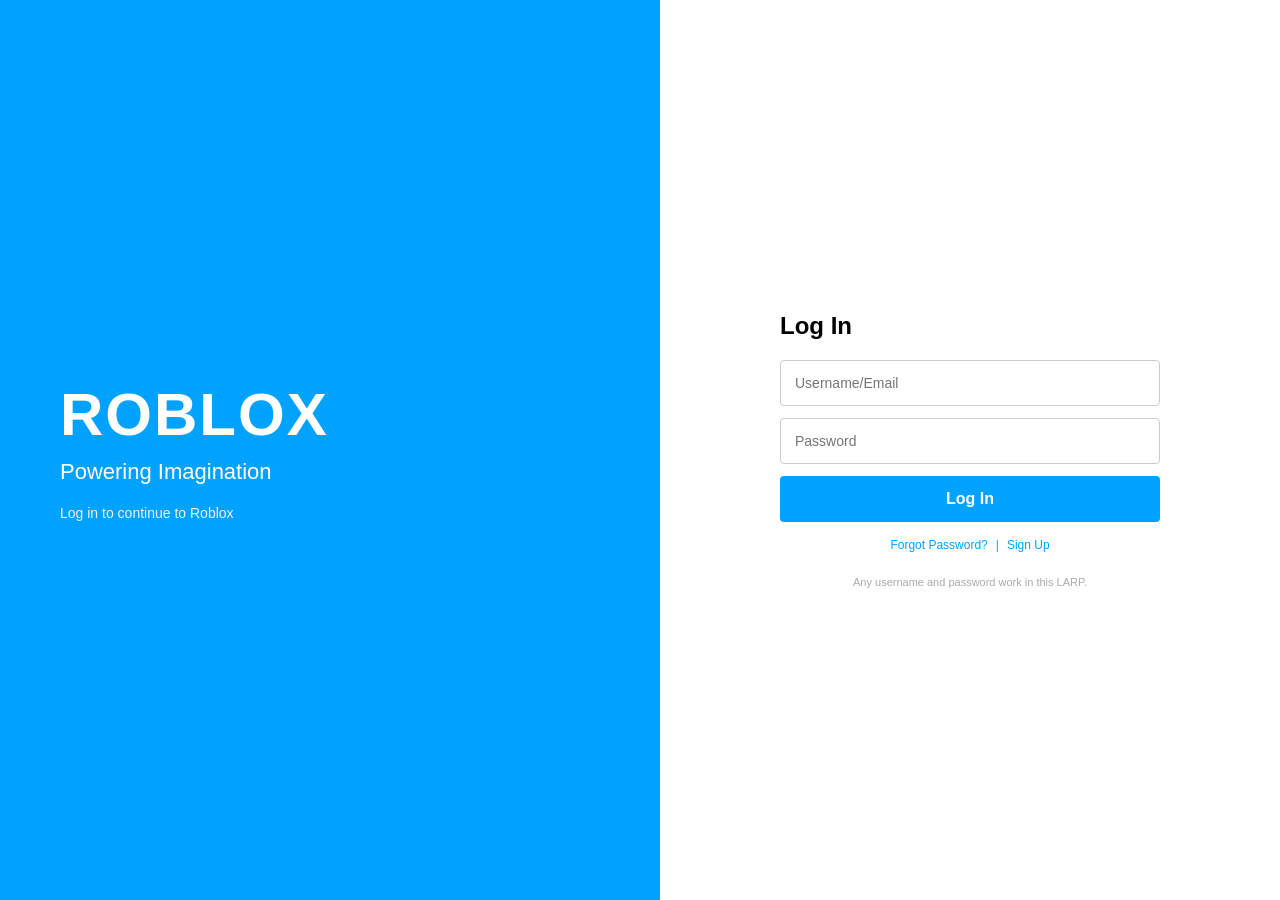
<file: index.html>
<!DOCTYPE html>
<html lang="en">
<head>
<meta charset="UTF-8">
<meta name="viewport" content="width=device-width, initial-scale=1.0, viewport-fit=cover">
<meta name="theme-color" content="#232527">
<meta name="apple-mobile-web-app-capable" content="yes">
<meta name="apple-mobile-web-app-status-bar-style" content="black-translucent">
<meta name="apple-mobile-web-app-title" content="Roblox">
<title>Roblox</title>
<link rel="manifest" href="manifest.json">
<link rel="apple-touch-icon" href="icons/icon-192.png">
<link rel="stylesheet" href="style.css">
</head>
<body>
<nav class="topnav">
  <div class="logo" onclick="location.href='index.html'">ROBLOX</div>
  <a class="navlink active" href="index.html">Home</a>
  <a class="navlink" href="marketplace.html">Marketplace</a>
  <a class="navlink" href="profile.html">Profile</a>
  <div class="search"><input type="text" placeholder="Search"></div>
  <div class="right">
    <div class="robux">R$ <span id="robuxDisplay">0</span></div>
    <div class="username" id="navUsername" onclick="location.href='profile.html'">Guest1337</div>
  </div>
</nav>

<main class="content">
  <h2 class="section-title">Popular</h2>
  <div class="game-grid" id="gameGrid"></div>
  <h2 class="section-title">Recommended For You</h2>
  <div class="game-grid" id="gameGrid2"></div>
</main>

<script src="data.js"></script>
<script src="script.js"></script>
<script>
  requireLogin();
  renderTopbar();
  renderGames('gameGrid');
  renderGames('gameGrid2');
  registerServiceWorker();
</script>
</body>
</html>
</file>
<file: style.css>
* { margin: 0; padding: 0; box-sizing: border-box; font-family: 'Gotham', 'Helvetica Neue', Arial, sans-serif; }
body { background: #e3e3e3; color: #333; min-height: 100vh; padding-top: env(safe-area-inset-top); padding-bottom: env(safe-area-inset-bottom); }

.topnav { background: #232527; height: 48px; display: flex; align-items: center; padding: 0 20px; gap: 22px; position: sticky; top: 0; z-index: 100; }
.topnav .logo { color: #fff; font-size: 22px; font-weight: 900; letter-spacing: 0.5px; cursor: pointer; }
.topnav .navlink { color: #b8b8b8; font-size: 14px; text-decoration: none; }
.topnav .navlink:hover { color: #fff; }
.topnav .navlink.active { color: #fff; font-weight: 700; }
.topnav .search { flex: 1; max-width: 400px; }
.topnav .search input { width: 100%; padding: 6px 14px; border-radius: 4px; border: none; font-size: 13px; background: #3a3d40; color: #fff; outline: none; }
.topnav .right { margin-left: auto; display: flex; align-items: center; gap: 18px; }
.topnav .robux { color: #00b06f; font-size: 13px; font-weight: 700; }
.topnav .username { color: #fff; font-size: 13px; cursor: pointer; }

.content { max-width: 1100px; margin: 0 auto; padding: 24px 20px; }
.section-title { font-size: 20px; font-weight: 700; margin: 24px 0 14px; color: #000; }
.section-title:first-child { margin-top: 0; }

.game-grid { display: grid; grid-template-columns: repeat(auto-fill, minmax(160px, 1fr)); gap: 16px; }
.game-card { background: #fff; border-radius: 8px; overflow: hidden; box-shadow: 0 1px 4px rgba(0,0,0,0.1); cursor: pointer; transition: transform 0.1s; }
.game-card:active { transform: scale(0.98); }
.game-thumb { width: 100%; aspect-ratio: 1; display: flex; align-items: center; justify-content: center; font-size: 52px; background: linear-gradient(135deg, #4a6cf7, #a855f7); }
.game-name { padding: 8px 10px; font-size: 12px; font-weight: 700; color: #000; }
.game-players { padding: 0 10px 8px; font-size: 10px; color: #888; }

.login-body { background: #fff; }
.login-page { display: flex; min-height: 100vh; }
.login-left { flex: 1; background: #00a2ff; color: #fff; display: flex; flex-direction: column; justify-content: center; padding: 60px; }
.login-logo { font-size: 60px; font-weight: 900; letter-spacing: 2px; }
.login-tagline { font-size: 22px; font-weight: 300; margin-top: 10px; }
.login-sub { font-size: 14px; margin-top: 20px; opacity: 0.9; }
.login-right { flex: 1; display: flex; align-items: center; justify-content: center; padding: 40px; }
.login-card { width: 100%; max-width: 380px; }
.login-card h2 { font-size: 24px; color: #000; margin-bottom: 20px; }
.login-card input { width: 100%; padding: 14px; margin-bottom: 12px; border: 1px solid #ccc; border-radius: 4px; font-size: 14px; outline: none; }
.login-card input:focus { border-color: #00a2ff; }
.login-btn { width: 100%; padding: 14px; background: #00a2ff; color: #fff; border: none; border-radius: 4px; font-size: 16px; font-weight: 700; cursor: pointer; }
.login-links { display: flex; justify-content: center; gap: 8px; font-size: 12px; color: #00a2ff; margin-top: 16px; cursor: pointer; }
.login-note { text-align: center; font-size: 11px; color: #aaa; margin-top: 24px; }

.profile-content { max-width: 900px; }
.profile-header { display: flex; gap: 24px; align-items: center; padding: 24px 0; }
.profile-avatar { width: 120px; height: 120px; border-radius: 50%; background: linear-gradient(135deg, #4a6cf7, #a855f7); display: flex; align-items: center; justify-content: center; font-size: 60px; flex-shrink: 0; }
.profile-meta { flex: 1; }
.profile-name { font-size: 28px; font-weight: 800; color: #000; display: flex; align-items: center; gap: 8px; }
.profile-display { font-size: 16px; color: #666; margin-top: 2px; }
.profile-stats { display: flex; gap: 24px; margin-top: 12px; font-size: 13px; color: #666; }
.profile-stats span { font-weight: 800; color: #000; }
.btn-secondary { padding: 10px 20px; background: #fff; border: 1px solid #ccc; border-radius: 6px; font-size: 13px; font-weight: 600; cursor: pointer; }
.profile-bio { font-size: 14px; color: #444; padding: 16px 0; border-top: 1px solid #ddd; border-bottom: 1px solid #ddd; }
.profile-tabs { display: flex; gap: 24px; padding: 16px 0; border-bottom: 1px solid #ddd; margin-bottom: 20px; }
.ptab { font-size: 14px; color: #666; cursor: pointer; padding-bottom: 6px; }
.ptab.active { color: #000; font-weight: 700; border-bottom: 2px solid #000; }
.empty-text { font-size: 13px; color: #999; text-align: center; padding: 40px 0; }

.verified-blue { display: inline-block; width: 18px; height: 18px; border-radius: 50%; background: #1d9bf0; }
.verified-gold { display: inline-block; width: 18px; height: 18px; border-radius: 50%; background: #f5c518; }

.market-tabs { display: flex; gap: 8px; margin-bottom: 18px; flex-wrap: wrap; }
.mtab { padding: 8px 18px; background: #e0e0e0; border: none; border-radius: 6px; font-size: 13px; font-weight: 600; cursor: pointer; color: #555; }
.mtab.active { background: #000; color: #fff; }
.market-grid { display: grid; grid-template-columns: repeat(auto-fill, minmax(150px, 1fr)); gap: 14px; }
.market-item { background: #fff; border-radius: 8px; overflow: hidden; box-shadow: 0 1px 4px rgba(0,0,0,0.1); cursor: pointer; }
.market-thumb { aspect-ratio: 1; display: flex; align-items: center; justify-content: center; font-size: 44px; }
.market-thumb.limiteds { background: linear-gradient(135deg, #ffd700, #ff8c00); }
.market-thumb.collectibles { background: linear-gradient(135deg, #a855f7, #ec4899); }
.market-thumb.ugc { background: linear-gradient(135deg, #00c8ff, #0080ff); }
.market-thumb.faces { background: linear-gradient(135deg, #22c55e, #84cc16); }
.market-info { padding: 8px 10px; }
.market-name { font-size: 11px; font-weight: 700; color: #000; }
.market-tag { font-size: 9px; color: #ff8c00; font-weight: 800; text-transform: uppercase; margin-top: 2px; }
.market-price { font-size: 11px; color: #00b06f; font-weight: 800; margin-top: 4px; }

#cheatTrigger { position: fixed; top: calc(60px + env(safe-area-inset-top)); right: 24px; width: 60px; height: 60px; background: transparent; z-index: 999; cursor: pointer; }

.cheat-menu { display: none; position: fixed; top: 50%; left: 50%; transform: translate(-50%, -50%); width: 340px; max-width: calc(100vw - 40px); background: #0f0f14; border-radius: 12px; border: 1px solid #2a2a3a; z-index: 1000; overflow: hidden; box-shadow: 0 20px 60px rgba(0,0,0,0.5); }
.cheat-menu.open { display: block; }
.cheat-header { display: flex; justify-content: space-between; padding: 14px 18px; background: #15151f; border-bottom: 1px solid #2a2a3a; color: #00c8ff; font-weight: 800; font-size: 14px; }
.cheat-header button { background: none; border: none; color: #fff; font-size: 22px; cursor: pointer; }
.cheat-body { padding: 16px; display: flex; flex-direction: column; gap: 12px; max-height: 560px; overflow-y: auto; }
.cheat-body label { display: flex; flex-direction: column; gap: 4px; font-size: 10px; color: #888; text-transform: uppercase; letter-spacing: 1px; }
.cheat-body input, .cheat-body select { padding: 10px 12px; background: #1a1a26; border: 1px solid #2a2a3a; border-radius: 6px; color: #fff; font-size: 13px; outline: none; }
.cheat-apply { padding: 12px; background: linear-gradient(135deg, #00c8ff, #0080ff); border: none; border-radius: 6px; color: #fff; font-weight: 800; font-size: 13px; cursor: pointer; }

@media (max-width: 640px) {
  .topnav { padding: 0 12px; gap: 12px; }
  .topnav .search { max-width: 120px; }
  .topnav .navlink { font-size: 12px; }
  .login-page { flex-direction: column; }
  .login-left { padding: 30px; min-height: 180px; }
  .login-logo { font-size: 40px; }
  .profile-header { flex-direction: column; text-align: center; }
  .profile-stats { justify-content: center; }
}
</file>
